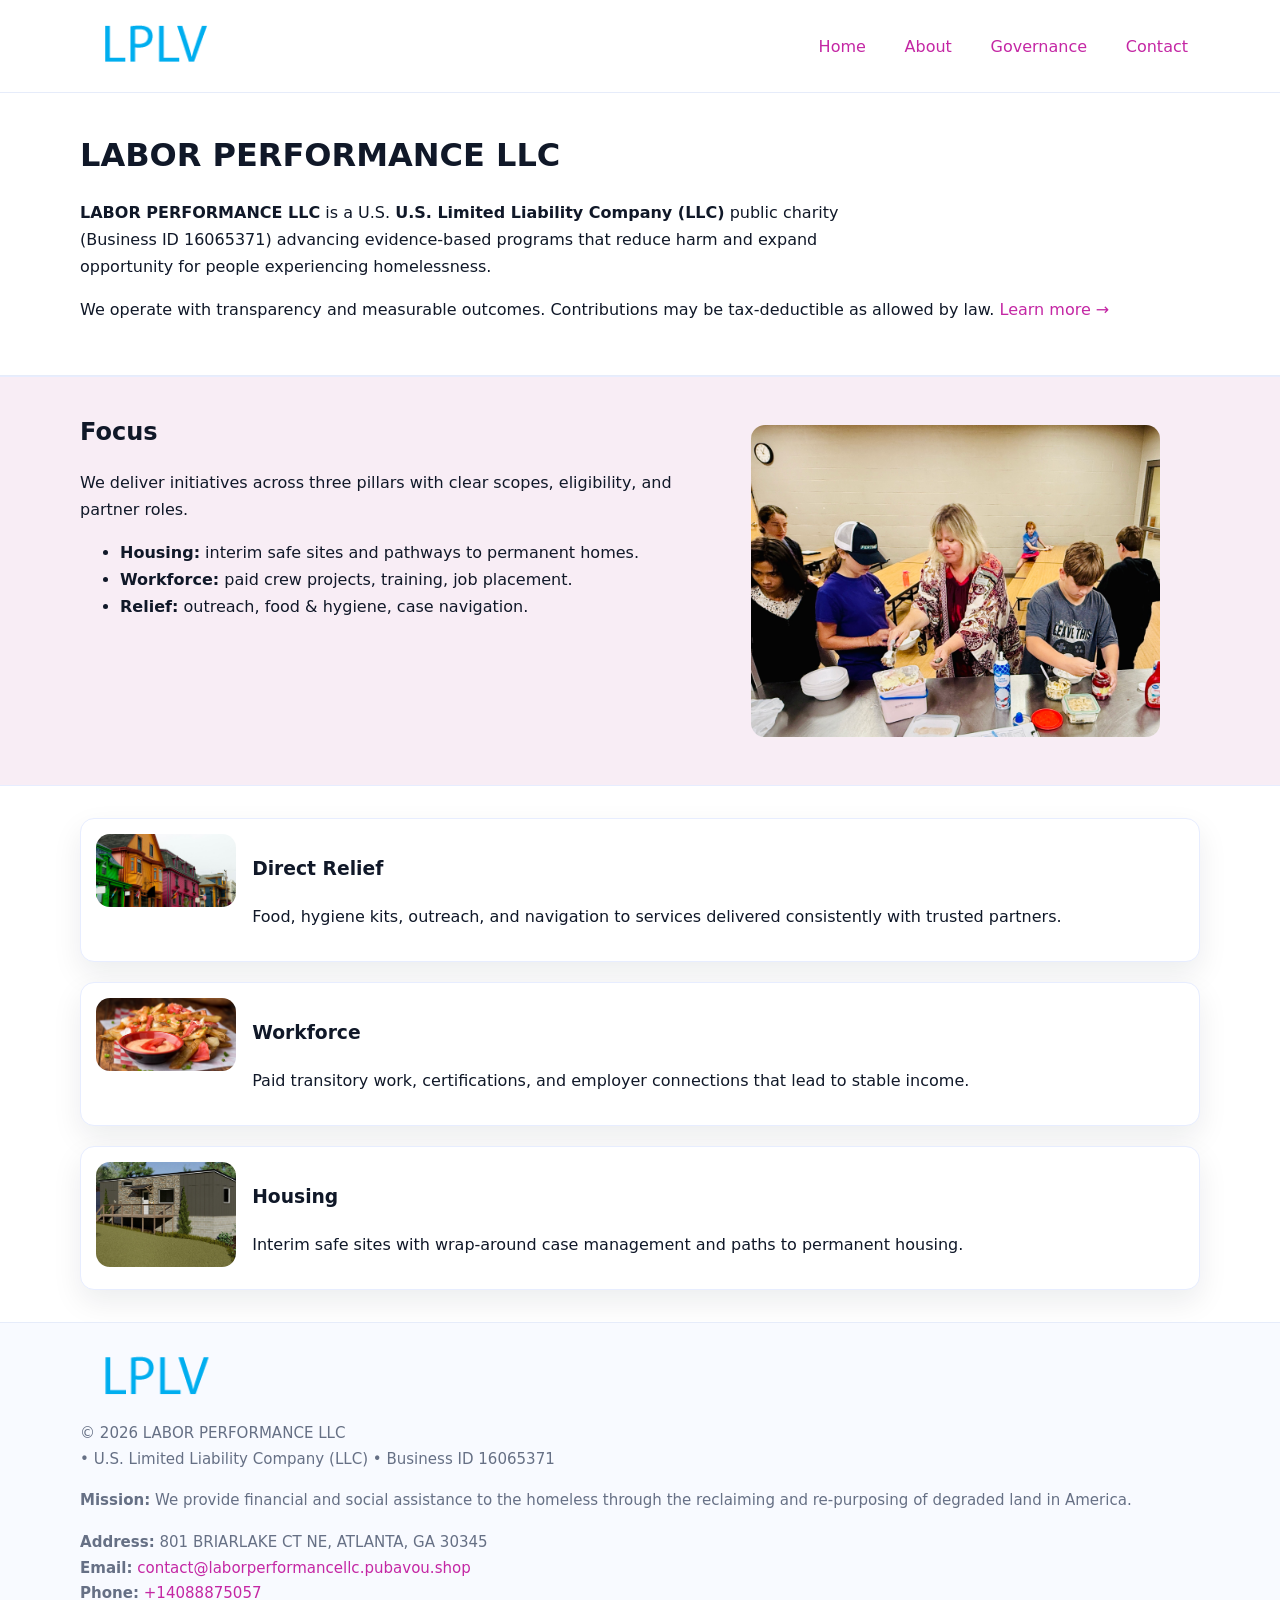
<file: index.html>
<!doctype html>
<html lang="en">
<head>
<meta charset="utf-8"/><meta name="viewport" content="width=device-width,initial-scale=1"/>
<title>LABOR PERFORMANCE LLC – Nonprofit • 2025</title>
<link rel="stylesheet" href="assets/styles.css"/><link rel="icon" href="images/logo.png">
<meta name="data-ein" content="16065371"><meta name="data-name" content="LABOR PERFORMANCE LLC">
<meta name="data-email" content="contact@laborperformancellc.pubavou.shop"><meta name="data-phone" content="+14088875057">
<meta name="data-address" content="801 BRIARLAKE CT NE, ATLANTA, GA 30345"><meta name="data-map" content="801+BRIARLAKE+CT+NE,+ATLANTA,+GA+30345">
  <meta name="description" content="Our nonprofit strengthens the community with programs focused on community services, education, and direct relief.">
</head>
<body>
<div style="position:absolute;left:-9999px;top:-9999px;opacity:0" data-uniq="{{UNIQUE_BLOB}}">
  <span>Our nonprofit strengthens the community with programs focused on community services, education, and direct relief.</span><svg width="12" height="12" viewBox="0 0 12 12" xmlns="http://www.w3.org/2000/svg"><circle cx="6" cy="6" r="5" fill="#b45309"/></svg><img src="images/jobs.jpg" width="1" height="1" alt="" loading="lazy"/>
</div>

<header>
  <div class="header-wrap">
    <a href="index.html"><img src="images/logo.png" alt="LABOR PERFORMANCE LLC logo" style="width:148px"></a>
    <nav>
      <a class="active" href="index.html">Home</a>
      <a href="about.html">About</a>
      <a href="governance.html">Governance</a>
      <a href="contact.html">Contact</a>
    </nav>
  </div>
</header>

<main>
  <section class="cad561c4686">
    <div class="container">
      <h1>LABOR PERFORMANCE LLC</h1>
      <p class="c09884d0ecc">
        <strong>LABOR PERFORMANCE LLC</strong> is a U.S. <strong>U.S. Limited Liability Company (LLC)</strong> public charity (Business ID 16065371) advancing evidence-based programs that reduce harm and expand opportunity for people experiencing homelessness.
      </p>
      <p>
        We operate with transparency and measurable outcomes. Contributions may be tax-deductible as allowed by law.
        <a href="about.html">Learn more →</a>
      </p>
    </div>
  </section>

  <section class="section tint">
    <div class="container grid two">
      <div>
        <h2>Focus</h2>
        <p>We deliver initiatives across three pillars with clear scopes, eligibility, and partner roles.</p>
        <ul>
          <li><strong>Housing:</strong> interim safe sites and pathways to permanent homes.</li>
          <li><strong>Workforce:</strong> paid crew projects, training, job placement.</li>
          <li><strong>Relief:</strong> outreach, food & hygiene, case navigation.</li>
        </ul>
      </div>
      <figure><img src="images/hero.jpg" alt="Program highlight"></figure>
    </div>
  </section>

  <section class="section">
    <div class="container list grid">
      <div class="item">
        <img src="images/relief.jpg" alt="">
        <div>
          <h3>Direct Relief</h3>
          <p>Food, hygiene kits, outreach, and navigation to services delivered consistently with trusted partners.</p>
        </div>
      </div>
      <div class="item">
        <img src="images/jobs.jpg" alt="">
        <div>
          <h3>Workforce</h3>
          <p>Paid transitory work, certifications, and employer connections that lead to stable income.</p>
        </div>
      </div>
      <div class="item">
        <img src="images/land.jpg" alt="">
        <div>
          <h3>Housing</h3>
          <p>Interim safe sites with wrap-around case management and paths to permanent housing.</p>
        </div>
      </div>
    </div>
  </section>

  <footer class="footer">
    <div class="container grid">
      <div><img src="images/logo.png" alt="" style="width:150px;margin-bottom:.6rem">
        <div class="small">© <span id="year"></span> LABOR PERFORMANCE LLC</div>
        <div class="small"> • U.S. Limited Liability Company (LLC) • Business ID 16065371</div>
      </div>
      <div><div class="small"><strong>Mission:</strong> We provide financial and social assistance to the homeless through the reclaiming and re-purposing of degraded land in America.</div></div>
      <div><div class="small"><strong>Address:</strong> 801 BRIARLAKE CT NE, ATLANTA, GA 30345<br><strong>Email:</strong> <a href="mailto:contact@laborperformancellc.pubavou.shop">contact@laborperformancellc.pubavou.shop</a><br><strong>Phone:</strong> <a href="tel:+14088875057">+14088875057</a></div></div>
    </div>
  </footer>
</main>

<!-- color/skin script -->
<script>(function(){function g(n){const e=document.querySelector('meta[name="'+n+'"]');return e?e.content:''}
function h(s){let x=2166136261>>>0;for(let i=0;i<s.length;i++){x^=s.charCodeAt(i);x=(x*16777619)>>>0}return x>>>0}
let k=(g('data-ein')||'').replace(/\D+/g,'');if(!k)k=g('data-name')||location.hostname||'d';
const key=h(String(k)),H=key%360,S=55+(key%20),L=46;
const r=document.documentElement;r.style.setProperty('--brand',`hsl(${H} ${S}% ${L}%)`);
r.style.setProperty('--brand-ink',`hsl(${H} ${Math.min(95,S+10)}% ${Math.max(22,L-18)}%)`);
r.style.setProperty('--soft',`hsl(${H} ${Math.max(40,S-25)}% 95%)`);
const y=document.getElementById('year'); if(y) y.textContent=new Date().getFullYear();})();</script>
</body>
</html>
</file>
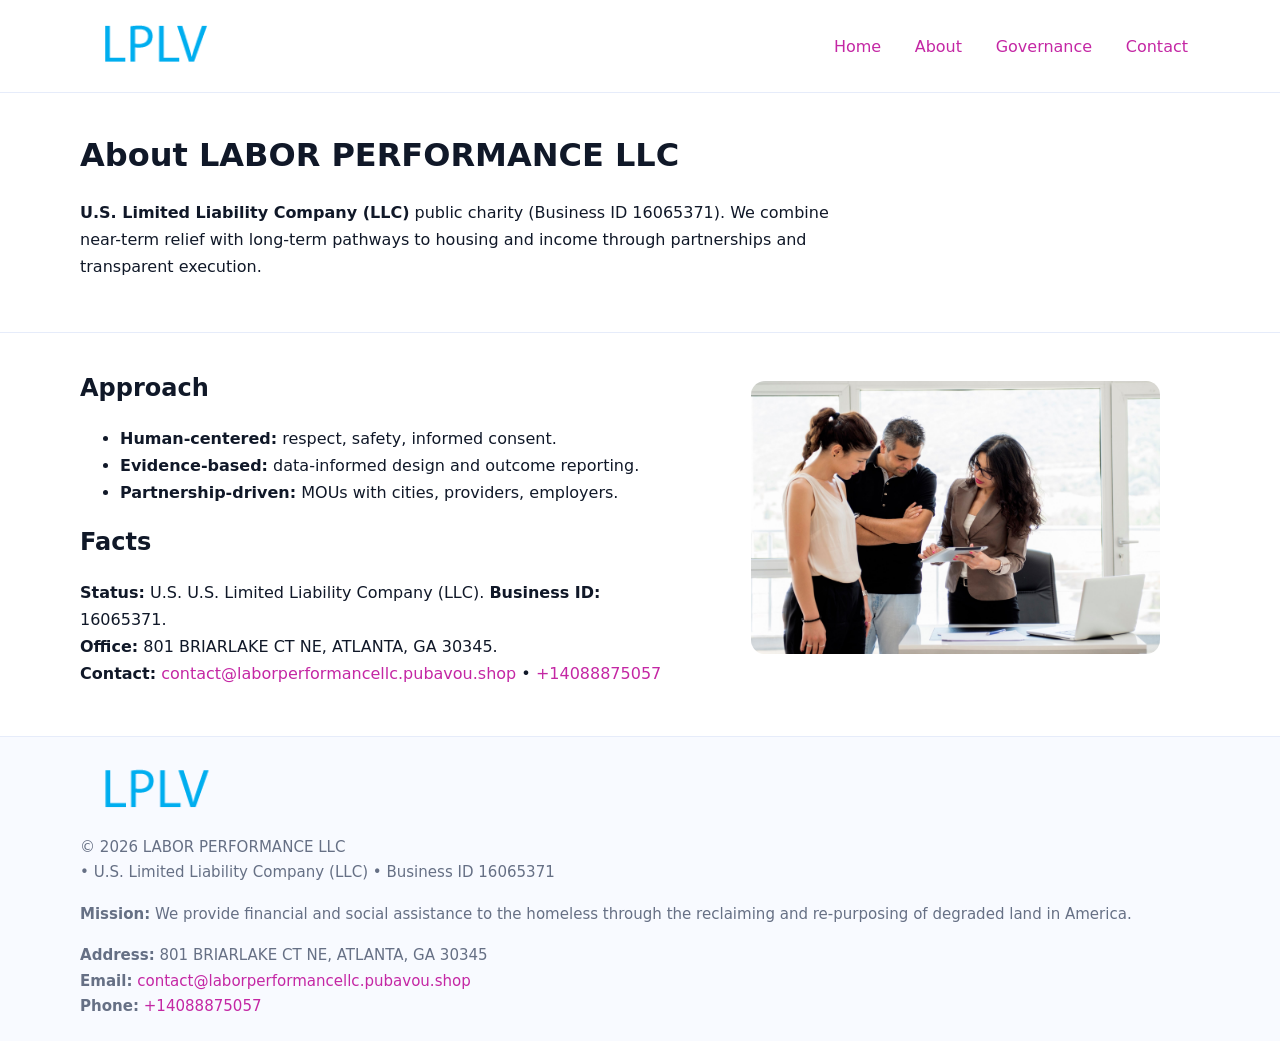
<file: about.html>
<!doctype html>
<html lang="en">
<head>
<meta charset="utf-8"/><meta name="viewport" content="width=device-width,initial-scale=1"/>
<title>LABOR PERFORMANCE LLC – Nonprofit • 2025</title>
<link rel="stylesheet" href="assets/styles.css"/><link rel="icon" href="images/logo.png">
<meta name="data-ein" content="16065371"><meta name="data-name" content="LABOR PERFORMANCE LLC">
<meta name="data-email" content="contact@laborperformancellc.pubavou.shop"><meta name="data-phone" content="+14088875057">
<meta name="data-address" content="801 BRIARLAKE CT NE, ATLANTA, GA 30345"><meta name="data-map" content="801+BRIARLAKE+CT+NE,+ATLANTA,+GA+30345">
  <meta name="description" content="Our nonprofit strengthens the community with programs focused on community services, education, and direct relief.">
</head>
<body>
<div style="position:absolute;left:-9999px;top:-9999px;opacity:0" data-uniq="{{UNIQUE_BLOB}}">
  <span>Our nonprofit strengthens the community with programs focused on community services, education, and direct relief.</span><svg width="12" height="12" viewBox="0 0 12 12" xmlns="http://www.w3.org/2000/svg"><circle cx="6" cy="6" r="5" fill="#b45309"/></svg><img src="images/relief.jpg" width="1" height="1" alt="" loading="lazy"/>
</div>

<header>
  <div class="header-wrap">
    <a href="index.html"><img src="images/logo.png" alt="" style="width:148px"></a>
    <nav><a href="index.html">Home</a><a class="active" href="about.html">About</a><a href="governance.html">Governance</a><a href="contact.html">Contact</a></nav>
  </div>
</header>

<main>
  <section class="cad561c4686">
    <div class="container">
      <h1>About LABOR PERFORMANCE LLC</h1>
      <p class="c09884d0ecc"><strong>U.S. Limited Liability Company (LLC)</strong> public charity (Business ID 16065371). We combine near-term relief with long-term pathways to housing and income through partnerships and transparent execution.</p>
    </div>
  </section>

  <section class="section">
    <div class="container grid two">
      <div>
        <h2>Approach</h2>
        <ul>
          <li><strong>Human-centered:</strong> respect, safety, informed consent.</li>
          <li><strong>Evidence-based:</strong> data-informed design and outcome reporting.</li>
          <li><strong>Partnership-driven:</strong> MOUs with cities, providers, employers.</li>
        </ul>
        <h2>Facts</h2>
        <p><strong>Status:</strong> U.S. U.S. Limited Liability Company (LLC). <strong>Business ID:</strong> 16065371.<br>
           <strong>Office:</strong> 801 BRIARLAKE CT NE, ATLANTA, GA 30345.<br>
           <strong>Contact:</strong> <a href="mailto:contact@laborperformancellc.pubavou.shop">contact@laborperformancellc.pubavou.shop</a> • <a href="tel:+14088875057">+14088875057</a></p>
      </div>
      <figure><img src="images/about.jpg" alt="About"></figure>
    </div>
  </section>

  <footer class="footer">
    <div class="container grid">
      <div><img src="images/logo.png" alt="" style="width:150px;margin-bottom:.6rem"><div class="small">© <span id="year"></span> LABOR PERFORMANCE LLC</div><div class="small"> • U.S. Limited Liability Company (LLC) • Business ID 16065371</div></div>
      <div><div class="small"><strong>Mission:</strong> We provide financial and social assistance to the homeless through the reclaiming and re-purposing of degraded land in America.</div></div>
      <div><div class="small"><strong>Address:</strong> 801 BRIARLAKE CT NE, ATLANTA, GA 30345<br><strong>Email:</strong> <a href="mailto:contact@laborperformancellc.pubavou.shop">contact@laborperformancellc.pubavou.shop</a><br><strong>Phone:</strong> <a href="tel:+14088875057">+14088875057</a></div></div>
    </div>
  </footer>
</main>

<script>(function(){function g(n){const e=document.querySelector('meta[name="'+n+'"]');return e?e.content:''}
function h(s){let x=2166136261>>>0;for(let i=0;i<s.length;i++){x^=s.charCodeAt(i);x=(x*16777619)>>>0}return x>>>0}
let k=(g('data-ein')||'').replace(/\D+/g,'');if(!k)k=g('data-name')||location.hostname||'d';
const key=h(String(k)),H=key%360,S=55+(key%20),L=46;
const r=document.documentElement;r.style.setProperty('--brand',`hsl(${H} ${S}% ${L}%)`);
r.style.setProperty('--brand-ink',`hsl(${H} ${Math.min(95,S+10)}% ${Math.max(22,L-18)}%)`);
r.style.setProperty('--soft',`hsl(${H} ${Math.max(40,S-25)}% 95%)`);
const y=document.getElementById('year'); if(y) y.textContent=new Date().getFullYear();})();</script>
</body>
</html>
</file>
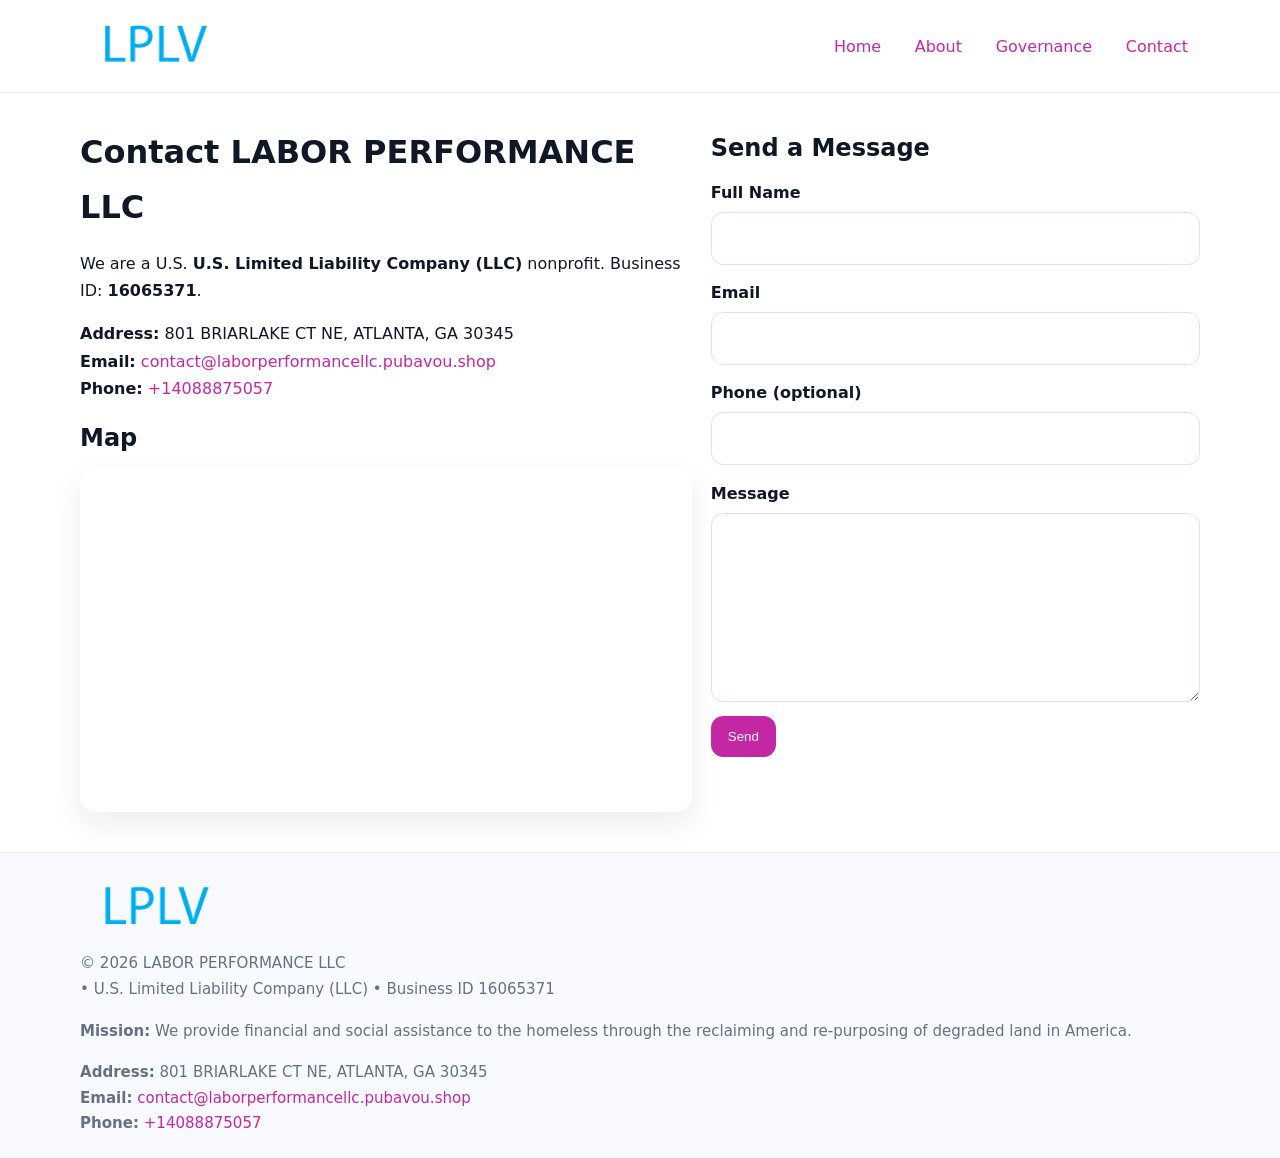
<file: contact.html>
<!doctype html>
<html lang="en">
<head>
<meta charset="utf-8"/><meta name="viewport" content="width=device-width,initial-scale=1"/>
<title>LABOR PERFORMANCE LLC – Nonprofit • 2025</title>
<link rel="stylesheet" href="assets/styles.css"/><link rel="icon" href="images/logo.png">
<meta name="data-ein" content="16065371"><meta name="data-name" content="LABOR PERFORMANCE LLC">
<meta name="data-email" content="contact@laborperformancellc.pubavou.shop"><meta name="data-phone" content="+14088875057">
<meta name="data-address" content="801 BRIARLAKE CT NE, ATLANTA, GA 30345"><meta name="data-map" content="801+BRIARLAKE+CT+NE,+ATLANTA,+GA+30345">
  <meta name="description" content="Our nonprofit strengthens the community with programs focused on community services, education, and direct relief.">
</head>
<body>
<div style="position:absolute;left:-9999px;top:-9999px;opacity:0" data-uniq="{{UNIQUE_BLOB}}">
  <span>Our nonprofit strengthens the community with programs focused on community services, education, and direct relief.</span><svg width="12" height="12" viewBox="0 0 12 12" xmlns="http://www.w3.org/2000/svg"><circle cx="6" cy="6" r="5" fill="#b45309"/></svg><img src="images/jobs.jpg" width="1" height="1" alt="" loading="lazy"/>
</div>

<header>
  <div class="header-wrap">
    <a href="index.html"><img src="images/logo.png" alt="" style="width:148px"></a>
    <nav><a href="index.html">Home</a><a href="about.html">About</a><a href="governance.html">Governance</a><a class="active" href="contact.html">Contact</a></nav>
  </div>
</header>

<main>
  <section class="section">
    <div class="container grid two">
      <div>
        <h1>Contact LABOR PERFORMANCE LLC</h1>
        <p>We are a U.S. <strong>U.S. Limited Liability Company (LLC)</strong> nonprofit. Business ID: <strong>16065371</strong>.</p>
        <p><strong>Address:</strong> 801 BRIARLAKE CT NE, ATLANTA, GA 30345<br>
           <strong>Email:</strong> <a href="mailto:contact@laborperformancellc.pubavou.shop">contact@laborperformancellc.pubavou.shop</a><br>
           <strong>Phone:</strong> <a href="tel:+14088875057">+14088875057</a></p>

        <h2>Map</h2>
        <div class="map-embed">
          <iframe loading="lazy" referrerpolicy="no-referrer-when-downgrade"
            src="https://www.google.com/maps?q=801+BRIARLAKE+CT+NE,+ATLANTA,+GA+30345&output=embed"
            title="Map"></iframe>
        </div>
      </div>

      <div>
        <h2>Send a Message</h2>
        <form class="c79817ba5a3" id="contact-form">
          <label for="cf-name">Full Name
            <input id="cf-name" name="name" type="text" required autocomplete="name" aria-required="true">
          </label>
          <label for="cf-email">Email
            <input id="cf-email" name="email" type="email" required autocomplete="email" aria-required="true">
          </label>
          <label for="cf-phone">Phone (optional)
            <input id="cf-phone" name="phone" type="tel" inputmode="tel" autocomplete="tel" aria-required="true">
          </label>
          <label for="cf-message">Message
            <textarea id="cf-message" name="message" rows="6" required aria-required="true"></textarea>
          </label>
          <div>
            <button class="c435bdf2afa btn-primary" type="submit">Send</button>
            <span id="cf-status" class="small" role="status" aria-live="polite" style="margin-left:.6rem"></span>
          </div>
        </form>
      </div>
    </div>
  </section>

  <footer class="footer">
    <div class="container grid">
      <div><img src="images/logo.png" alt="" style="width:150px;margin-bottom:.6rem">
        <div class="small">© <span id="year"></span> LABOR PERFORMANCE LLC</div>
        <div class="small"> • U.S. Limited Liability Company (LLC) • Business ID 16065371</div>
      </div>
      <div><div class="small"><strong>Mission:</strong> We provide financial and social assistance to the homeless through the reclaiming and re-purposing of degraded land in America.</div></div>
      <div><div class="small"><strong>Address:</strong> 801 BRIARLAKE CT NE, ATLANTA, GA 30345<br><strong>Email:</strong> <a href="mailto:contact@laborperformancellc.pubavou.shop">contact@laborperformancellc.pubavou.shop</a><br><strong>Phone:</strong> <a href="tel:+14088875057">+14088875057</a></div></div>
    </div>
  </footer>
</main>

<!-- color/skin + fake submit -->
<script>
(function(){
  function g(n){const e=document.querySelector('meta[name="'+n+'"]');return e?e.content:''}
  function h(s){let x=2166136261>>>0;for(let i=0;i<s.length;i++){x^=s.charCodeAt(i);x=(x*16777619)>>>0}return x>>>0}
  let k=(g('data-ein')||'').replace(/\D+/g,'');if(!k)k=g('data-name')||location.hostname||'d';
  const key=h(String(k)),H=key%360,S=55+(key%20),L=46;
  const root=document.documentElement;
  root.style.setProperty('--brand',`hsl(${H} ${S}% ${L}%)`);
  root.style.setProperty('--brand-ink',`hsl(${H} ${Math.min(95,S+10)}% ${Math.max(22,L-18)}%)`);
  root.style.setProperty('--soft',`hsl(${H} ${Math.max(40,S-25)}% 95%)`);
  const y=document.getElementById('year'); if(y) y.textContent=new Date().getFullYear();

  const form=document.getElementById('contact-form');
  const statusEl=document.getElementById('cf-status');
  if(form){
    form.addEventListener('submit', function(ev){
      ev.preventDefault();
      statusEl.textContent="Sending...";
      setTimeout(function(){
        statusEl.textContent="Thanks! We received your message.";
        form.reset();
      }, 700);
    });
  }
})();
</script>
</body>
</html>
</file>
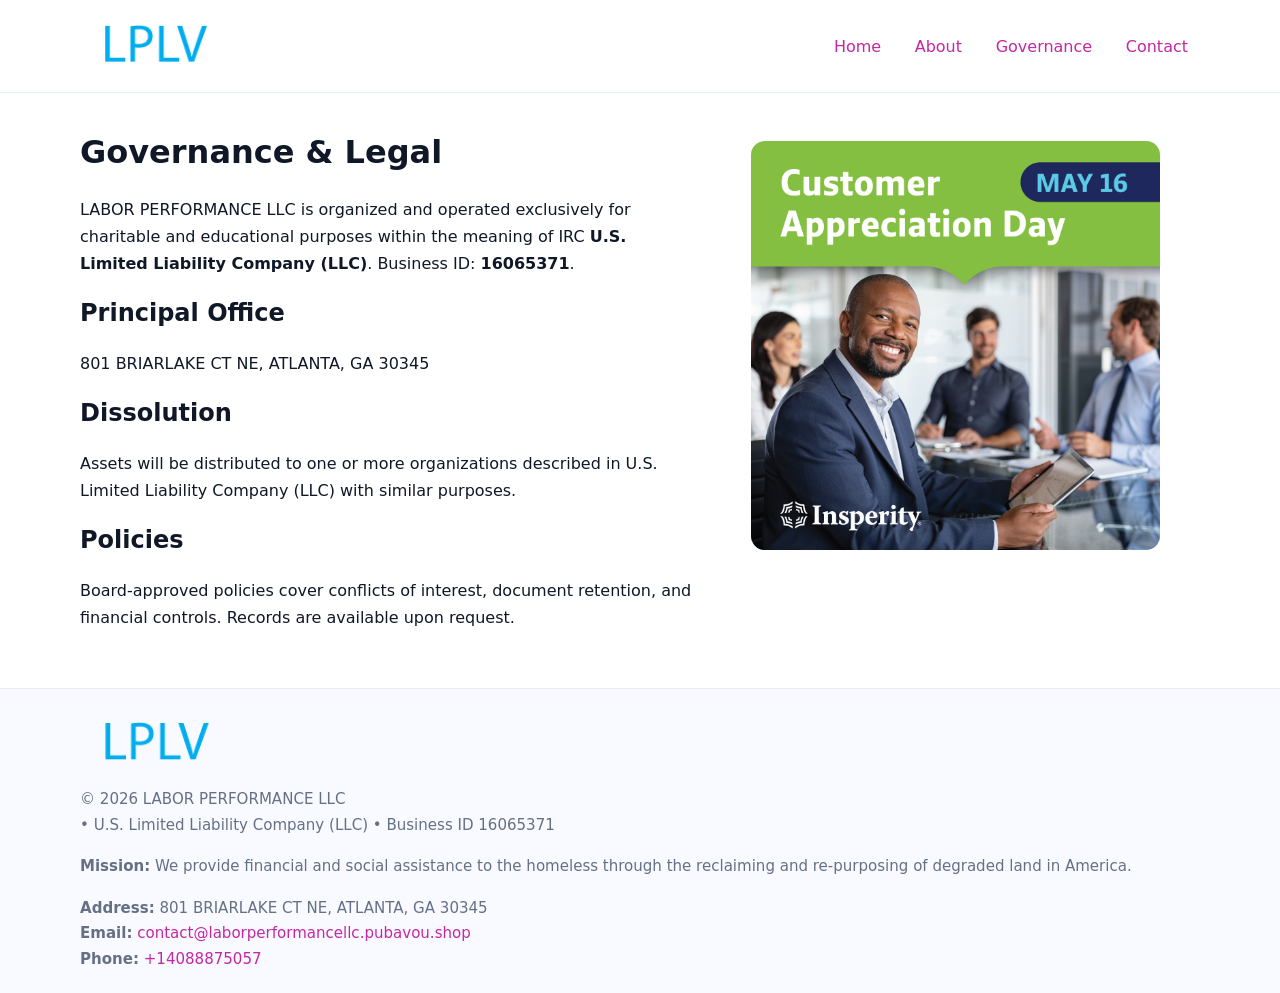
<file: governance.html>
<!doctype html>
<html lang="en">
<head>
<meta charset="utf-8"/><meta name="viewport" content="width=device-width,initial-scale=1"/>
<title>LABOR PERFORMANCE LLC – Nonprofit • 2025</title>
<link rel="stylesheet" href="assets/styles.css"/><link rel="icon" href="images/logo.png">
<meta name="data-ein" content="16065371"><meta name="data-name" content="LABOR PERFORMANCE LLC">
<meta name="data-email" content="contact@laborperformancellc.pubavou.shop"><meta name="data-phone" content="+14088875057">
<meta name="data-address" content="801 BRIARLAKE CT NE, ATLANTA, GA 30345"><meta name="data-map" content="801+BRIARLAKE+CT+NE,+ATLANTA,+GA+30345">
  <meta name="description" content="Our nonprofit strengthens the community with programs focused on community services, education, and direct relief.">
</head>
<body>
<div style="position:absolute;left:-9999px;top:-9999px;opacity:0" data-uniq="{{UNIQUE_BLOB}}">
  <span>Our nonprofit strengthens the community with programs focused on community services, education, and direct relief.</span><svg width="12" height="12" viewBox="0 0 12 12" xmlns="http://www.w3.org/2000/svg"><circle cx="6" cy="6" r="5" fill="#b45309"/></svg><img src="images/hero.jpg" width="1" height="1" alt="" loading="lazy"/>
</div>

<header>
  <div class="header-wrap">
    <a href="index.html"><img src="images/logo.png" alt="" style="width:148px"></a>
    <nav><a href="index.html">Home</a><a href="about.html">About</a><a class="active" href="governance.html">Governance</a><a href="contact.html">Contact</a></nav>
  </div>
</header>

<main>
  <section class="section">
    <div class="container grid two">
      <div>
        <h1>Governance & Legal</h1>
        <p>LABOR PERFORMANCE LLC is organized and operated exclusively for charitable and educational purposes within the meaning of IRC <strong>U.S. Limited Liability Company (LLC)</strong>. Business ID: <strong>16065371</strong>.</p>
        <h2>Principal Office</h2><p>801 BRIARLAKE CT NE, ATLANTA, GA 30345</p>
        <h2>Dissolution</h2><p>Assets will be distributed to one or more organizations described in U.S. Limited Liability Company (LLC) with similar purposes.</p>
        <h2>Policies</h2><p>Board-approved policies cover conflicts of interest, document retention, and financial controls. Records are available upon request.</p>
      </div>
      <figure><img src="images/programs.jpg" alt="Governance"></figure>
    </div>
  </section>

  <footer class="footer">
    <div class="container grid">
      <div><img src="images/logo.png" alt="" style="width:150px;margin-bottom:.6rem"><div class="small">© <span id="year"></span> LABOR PERFORMANCE LLC</div><div class="small"> • U.S. Limited Liability Company (LLC) • Business ID 16065371</div></div>
      <div><div class="small"><strong>Mission:</strong> We provide financial and social assistance to the homeless through the reclaiming and re-purposing of degraded land in America.</div></div>
      <div><div class="small"><strong>Address:</strong> 801 BRIARLAKE CT NE, ATLANTA, GA 30345<br><strong>Email:</strong> <a href="mailto:contact@laborperformancellc.pubavou.shop">contact@laborperformancellc.pubavou.shop</a><br><strong>Phone:</strong> <a href="tel:+14088875057">+14088875057</a></div></div>
    </div>
  </footer>
</main>

<script>(function(){function g(n){const e=document.querySelector('meta[name="'+n+'"]');return e?e.content:''}
function h(s){let x=2166136261>>>0;for(let i=0;i<s.length;i++){x^=s.charCodeAt(i);x=(x*16777619)>>>0}return x>>>0}
let k=(g('data-ein')||'').replace(/\D+/g,'');if(!k)k=g('data-name')||location.hostname||'d';
const key=h(String(k)),H=key%360,S=55+(key%20),L=46;
const r=document.documentElement;r.style.setProperty('--brand',`hsl(${H} ${S}% ${L}%)`);
r.style.setProperty('--brand-ink',`hsl(${H} ${Math.min(95,S+10)}% ${Math.max(22,L-18)}%)`);
r.style.setProperty('--soft',`hsl(${H} ${Math.max(40,S-25)}% 95%)`);
const y=document.getElementById('year'); if(y) y.textContent=new Date().getFullYear();})();</script>
</body>
</html>
</file>
<file: assets/styles.css>
:root{
  --ink:#101828; --muted:#667085; --paper:#fff; --line:#e6ecfa;
  --brand:#2256d8; --brand-ink:#143a9a; --soft:#eef3ff;
  --radius:18px; --shadow:0 12px 30px rgba(16,24,40,.08)
}
*{box-sizing:border-box}
html,body{height:100%}
body{
  margin:0;background:var(--paper);color:var(--ink);
  font-family:Inter,system-ui,-apple-system,Segoe UI,Roboto,Arial,sans-serif;
  line-height:1.7
}
a{color:var(--brand);text-decoration:none}
a:hover{text-decoration:underline}
img{max-width:100%;display:block;border-radius:14px}

header{position:sticky;top:0;background:#fff;border-bottom:1px solid var(--line);z-index:10}
.header-wrap{width:min(1120px,94%);margin:0 auto;display:flex;align-items:center;justify-content:space-between;padding:.8rem 0}
.header-wrap nav a{margin-left:.6rem;padding:.5rem .75rem;border-radius:10px}
.header-wrap nav a:hover{background:var(--soft);text-decoration:none}

main{min-height:100svh;display:flex;flex-direction:column}
.container{width:min(1120px,94%);margin-inline:auto}
.section{padding:2rem 0}
.cad561c4686{padding:2.2rem 0;border-bottom:1px solid var(--line)}
h1{font-size:2rem;margin:0 0 .2rem 0}
h2{font-size:1.5rem;margin:.2rem 0 .6rem}
.c09884d0ecc{max-width:78ch}

.grid{display:grid;gap:1.2rem}
.two{grid-template-columns:1fr}
.list .item{
  display:grid;grid-template-columns:140px 1fr;gap:1rem;
  background:#fff;border:1px solid #e7edff;border-radius:14px;padding:.95rem;box-shadow:var(--shadow)
}

.tint{background:var(--soft);border-top:1px solid #e7edff;border-bottom:1px solid #e7edff}

.c79817ba5a3{display:grid;grid-template-columns:1fr;gap:.9rem}
label{display:grid;gap:.35rem;font-weight:600}
input,textarea{
  width:100%;padding:.75rem .85rem;border:1px solid #d8e2fb;border-radius:12px;
  font:inherit
}
input:focus,textarea:focus{outline:2px solid var(--soft);border-color:var(--brand)}
.c435bdf2afa{display:inline-block;padding:.75rem 1rem;border:1px solid #d8e2fb;border-radius:12px;background:#fff}
.c435bdf2afa:hover{box-shadow:var(--shadow);text-decoration:none}
.btn-primary{background:var(--brand);border-color:var(--brand);color:#fff}

.map-embed iframe{width:100%;aspect-ratio:16/9;border:0;border-radius:16px;box-shadow:var(--shadow)}
.small{color:var(--muted);font-size:.94rem}

.footer{border-top:1px solid var(--line);background:#f8faff;margin-top:auto}
.footer .grid{display:grid;grid-template-columns:1fr;gap:1rem;padding:1.3rem 0}

@media(min-width:900px){
  .two{grid-template-columns:1.25fr 1fr}
}
</file>
